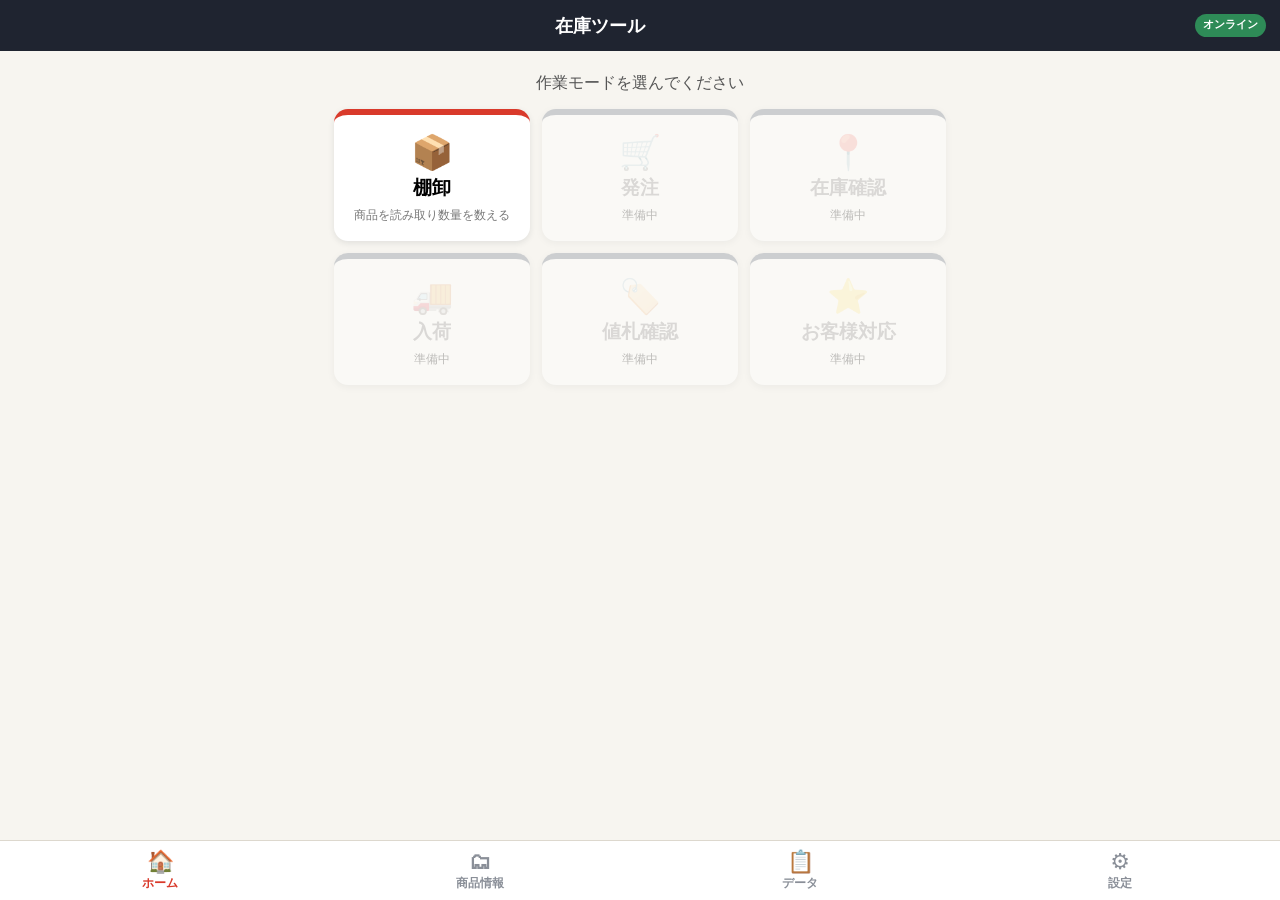
<file: index.html>
<!DOCTYPE html>
<html lang="ja">
<head>
<meta charset="UTF-8">
<meta name="viewport" content="width=device-width, initial-scale=1, maximum-scale=1, user-scalable=no, viewport-fit=cover">
<meta name="theme-color" content="#1F2430">
<title>画箋堂 棚卸</title>
<link rel="manifest" href="manifest.webmanifest">
<link rel="apple-touch-icon" href="icons/icon-192.png">
<meta name="apple-mobile-web-app-capable" content="yes">
<meta name="apple-mobile-web-app-status-bar-style" content="black-translucent">
<link rel="stylesheet" href="css/style.css">
</head>
<body>

<!-- ═══ ヘッダー ═══ -->
<header id="app-header">
  <button id="btn-back" class="header-back" hidden>‹ 戻る</button>
  <h1 id="header-title">在庫ツール</h1>
  <span id="net-badge" class="net-badge online">オンライン</span>
</header>

<main id="app-main">

<!-- ═══ ホーム（モード選択ダッシュボード） ═══ -->
<section id="view-home" class="view">
  <p class="home-lead">作業モードを選んでください</p>
  <div class="mode-grid">
    <button class="mode-tile tile-tanaoroshi" data-goto="inv-start">
      <span class="tile-icon">📦</span>
      <span class="tile-name">棚卸</span>
      <span class="tile-desc">商品を読み取り数量を数える</span>
    </button>
    <button class="mode-tile tile-disabled" disabled>
      <span class="tile-icon">🛒</span>
      <span class="tile-name">発注</span>
      <span class="tile-desc">準備中</span>
    </button>
    <button class="mode-tile tile-disabled" disabled>
      <span class="tile-icon">📍</span>
      <span class="tile-name">在庫確認</span>
      <span class="tile-desc">準備中</span>
    </button>
    <button class="mode-tile tile-disabled" disabled>
      <span class="tile-icon">🚚</span>
      <span class="tile-name">入荷</span>
      <span class="tile-desc">準備中</span>
    </button>
    <button class="mode-tile tile-disabled" disabled>
      <span class="tile-icon">🏷️</span>
      <span class="tile-name">値札確認</span>
      <span class="tile-desc">準備中</span>
    </button>
    <button class="mode-tile tile-disabled" disabled>
      <span class="tile-icon">⭐</span>
      <span class="tile-name">お客様対応</span>
      <span class="tile-desc">準備中</span>
    </button>
  </div>
</section>

<!-- ═══ 棚卸：開始方法の選択 ═══ -->
<section id="view-inv-start" class="view" hidden>
  <div class="stack">
    <button class="big-btn btn-primary" data-goto="inv-new">＋ 新しく棚卸を始める</button>
    <button class="big-btn btn-secondary" data-goto="inv-select">📂 以前のデータに追加する</button>
  </div>
  <p class="hint">「新しく」は空のデータを作ります。「以前のデータ」は途中まで数えた続きから再開します。</p>
</section>

<!-- ═══ 棚卸：新規（名前入力） ═══ -->
<section id="view-inv-new" class="view" hidden>
  <label class="field-label" for="inv-name">棚卸データの名前</label>
  <input id="inv-name" class="big-input" type="text" placeholder="例）本店1F 画材 2026-07">
  <p class="hint">後から見て分かる名前にしてください（店舗・売場・日付など）。</p>
  <button id="btn-inv-create" class="big-btn btn-primary">この名前で棚卸を開始する</button>
</section>

<!-- ═══ 棚卸：既存データ選択 ═══ -->
<section id="view-inv-select" class="view" hidden>
  <p class="field-label">再開する棚卸データを選んでください</p>
  <ul id="session-list" class="card-list"></ul>
  <p id="session-empty" class="empty-msg" hidden>保存された棚卸データはまだありません。<br>「新しく棚卸を始める」から作成してください。</p>
</section>

<!-- ═══ スキャン画面 ═══ -->
<section id="view-scan" class="view view-scan" hidden>
  <div class="scan-session-bar">
    <span id="scan-session-name">—</span>
    <span id="scan-count" class="scan-count">0件</span>
  </div>
  <div id="scan-viewport" class="scan-viewport">
    <video id="scan-video" playsinline muted></video>
    <div class="scan-line"></div>
    <div class="scan-guide-top">バーコードを赤い線に合わせてください</div>
    <div class="scan-guide-bottom">画面をタップするとズーム（3段階 → 元に戻る）</div>
    <div id="zoom-badge" class="zoom-badge" hidden>×1</div>
  </div>
  <div class="stack scan-actions">
    <button id="btn-manual" class="big-btn btn-secondary">⌨️ 読み取りをスキップして手入力</button>
    <div class="row">
      <button id="btn-torch" class="big-btn btn-ghost" hidden>💡 ライト ON/OFF</button>
      <button id="btn-scan-end" class="big-btn btn-danger">棚卸を終了する</button>
    </div>
  </div>
</section>

<!-- ═══ 手入力 ═══ -->
<section id="view-manual" class="view" hidden>
  <label class="field-label" for="manual-jan">JANコードを入力</label>
  <input id="manual-jan" class="big-input mono" type="text" inputmode="numeric" pattern="[0-9]*" placeholder="4901234567894">
  <button id="btn-manual-ok" class="big-btn btn-primary">この番号で検索する</button>
</section>

<!-- ═══ 商品確認・数量入力 ═══ -->
<section id="view-confirm" class="view" hidden>
  <div id="confirm-card" class="product-card">
    <div id="confirm-status" class="product-status"></div>
    <div id="confirm-name" class="product-name">—</div>
    <!-- 販売価格（マスタ登録済みの商品のみ。税込を大きく・税抜を小さく — README設計判断#28） -->
    <div id="confirm-sell" class="product-sell" hidden>
      <span id="confirm-sell-main" class="sell-main"></span>
      <span id="confirm-sell-sub" class="sell-sub"></span>
    </div>
    <div class="product-meta">
      <span>JAN: <span id="confirm-jan" class="mono">—</span></span>
      <span id="confirm-cost">—</span>
    </div>
    <input id="confirm-newname" class="big-input" type="text" placeholder="商品名（分かれば入力・空欄でも登録可）" hidden>
    <!-- 未登録品のみ: 売価・税率・下代(すべて任意。記録は税抜 — README設計判断#21) -->
    <div id="confirm-newprice" class="np" hidden>
      <div class="np-field">
        <label class="np-label" for="np-sell">売価 <small>値札の税込価格（任意）</small></label>
        <div class="np-line">
          <input id="np-sell" class="big-input np-input" type="text" inputmode="numeric" autocomplete="off" placeholder="例）1100">
          <span id="np-sell-ex" class="np-ex" aria-live="polite"></span>
        </div>
      </div>
      <div class="np-tax" role="radiogroup" aria-label="税率">
        <span class="np-label">税率</span>
        <label class="np-pill"><input type="radio" name="np-tax" value="10" checked><span>10%</span></label>
        <label class="np-pill"><input type="radio" name="np-tax" value="8"><span>8%（軽減）</span></label>
      </div>
      <div class="np-field">
        <label class="np-label" for="np-cost">下代 <small>税込（任意）</small></label>
        <div class="np-line">
          <input id="np-cost" class="big-input np-input" type="text" inputmode="numeric" autocomplete="off" placeholder="例）770">
          <span id="np-cost-ex" class="np-ex" aria-live="polite"></span>
        </div>
      </div>
    </div>
  </div>
  <label class="field-label center">数量</label>
  <div class="qty-row">
    <button id="qty-minus" class="qty-btn">−</button>
    <input id="qty-input" class="qty-input" type="number" inputmode="numeric" min="0" step="1" value="1">
    <button id="qty-plus" class="qty-btn">＋</button>
  </div>
  <p id="confirm-dup-note" class="hint center warn" hidden></p>
  <div class="stack">
    <button id="btn-register" class="big-btn btn-primary">登録して次をスキャン</button>
    <button id="btn-confirm-cancel" class="big-btn btn-ghost">登録せずに戻る</button>
  </div>
</section>

<!-- ═══ データ確認 ═══ -->
<section id="view-data" class="view" hidden>
  <div id="data-session-picker" class="picker-row">
    <label class="field-label" for="data-session-sel">棚卸データ</label>
    <select id="data-session-sel" class="big-select"></select>
  </div>
  <div id="data-summary" class="data-summary"></div>
  <!-- 主要3ボタンは明細一覧の上に配置（多件数時に毎回下までスクロールしなくて済むように。設計判断#18） -->
  <div class="stack data-actions">
    <button id="btn-resume-scan" class="big-btn btn-secondary">📷 この棚卸の続きをスキャンする</button>
    <button id="btn-submit" class="big-btn btn-success">☁️ Webへ提出（スプレッドシート保存）</button>
    <button id="btn-csv" class="big-btn btn-warning">📄 CSV出力（ダウンロード）</button>
  </div>
  <ul id="item-list" class="card-list"></ul>
  <p id="item-empty" class="empty-msg" hidden>まだ商品が登録されていません。</p>
  <!-- 削除は破壊的操作のため、誤タップを避けて一覧の下に据え置き -->
  <div class="stack">
    <button id="btn-del-session" class="big-btn btn-ghost danger-text">この棚卸データを削除する</button>
  </div>
</section>

<!-- ═══ 商品情報（マスタ管理） ═══ -->
<section id="view-products" class="view" hidden>
  <div class="master-status">
    <span>商品マスタ：<strong id="master-count">0</strong> 件</span>
    <span id="master-updated" class="sub"></span>
  </div>
  <input id="product-search" class="big-input" type="search" placeholder="🔍 商品名・JANで検索">
  <ul id="product-list" class="card-list"></ul>
  <div class="stack">
    <button id="btn-sync-products" class="big-btn btn-primary">☁️ スプレッドシートから同期</button>
    <p class="hint">商品マスタの正はスプレッドシートです。更新されたら同期を押してください（端末のマスタは全件入れ替わります）。<strong>棚卸の当日に全員で一斉に同期すると混雑で失敗しやすいので、前日までに同期しておいてください。</strong>CSV取り込みは通信できないときの予備で、既存マスタに追加・上書きします。</p>
    <label class="big-btn btn-secondary file-btn">
      📥 CSVから取り込む（予備）
      <input id="csv-file" type="file" accept=".csv,text/csv" hidden>
    </label>
    <button id="btn-product-add" class="big-btn btn-ghost">＋ 商品を1件ずつ登録する</button>
  </div>
</section>

<!-- ═══ CSV列の対応付け ═══ -->
<section id="view-csvmap" class="view" hidden>
  <p class="field-label">CSVの列とデータの対応を確認してください</p>
  <div class="map-row"><label>JANコード</label><select id="map-jan" class="big-select"></select></div>
  <div class="map-row"><label>商品名</label><select id="map-name" class="big-select"></select></div>
  <div class="map-row"><label>原価（任意）</label><select id="map-cost" class="big-select"></select></div>
  <div class="map-row"><label>販売価格（任意）</label><select id="map-sell" class="big-select"></select></div>
  <p id="csv-taxcols" class="hint"></p>
  <div id="csv-preview" class="csv-preview"></div>
  <button id="btn-csv-import" class="big-btn btn-primary">この設定で取り込む</button>
</section>

<!-- ═══ 商品1件登録 ═══ -->
<section id="view-product-add" class="view" hidden>
  <label class="field-label" for="padd-jan">JANコード<span class="req">必須</span></label>
  <input id="padd-jan" class="big-input mono" type="text" inputmode="numeric" placeholder="4901234567894" required aria-required="true">
  <label class="field-label" for="padd-name">商品名<span class="req">必須</span></label>
  <input id="padd-name" class="big-input" type="text" placeholder="ホルベイン 透明水彩 12色" required aria-required="true">
  <label class="field-label" for="padd-cost">原価（任意）</label>
  <input id="padd-cost" class="big-input" type="number" inputmode="numeric" placeholder="1155">
  <label class="field-label" for="padd-sell">販売価格 <small>値札の税込価格（任意）</small></label>
  <input id="padd-sell" class="big-input" type="text" inputmode="numeric" autocomplete="off" placeholder="例）1650">
  <p class="hint">JANコードと商品名の両方を入力すると、登録ボタンが押せるようになります。</p>
  <button id="btn-padd-save" class="big-btn btn-primary" disabled>商品マスタに登録する</button>
</section>

<!-- ═══ 設定 ═══ -->
<section id="view-settings" class="view" hidden>
  <!-- iPhone・iPadのSafariで設定リンクを開いたときだけ出す(ホーム画面のアプリへ渡すため。README設計判断#32) -->
  <div id="ios-copy-box" class="setup-box ios-copy-box" hidden>
    <p class="field-label">ホーム画面のアプリを使っている方へ（iPhone・iPad）</p>
    <p class="hint">この画面（Safari）には設定が入りました。<b>ホーム画面のアプリ</b>にも設定するには、下のボタンでリンクをコピーしてください。</p>
    <button id="btn-ios-copy" class="big-btn btn-secondary">📋 ホーム画面のアプリ用に設定リンクをコピー</button>
    <p id="ios-copy-done" class="hint done" hidden>コピーしました。<b>ホーム画面のアプリ</b>を開き、「設定」→「📋 設定リンクを貼り付けて設定する」に貼り付けてください。</p>
  </div>

  <label class="field-label" for="set-staff">担当者名（提出データに記録されます）</label>
  <input id="set-staff" class="big-input" type="text" placeholder="山本">
  <label class="field-label" for="set-location">拠点（提出先の店舗）</label>
  <select id="set-location" class="big-select"></select>
  <label class="field-label" for="set-gas">提出先URL（GAS WebアプリのURL）</label>
  <input id="set-gas" class="big-input mono small" type="url" placeholder="https://script.google.com/macros/s/…/exec">
  <label class="field-label" for="set-token">提出用トークン</label>
  <div class="row token-row">
    <input id="set-token" class="big-input mono masked" type="text" autocomplete="off" autocorrect="off" autocapitalize="off" spellcheck="false" placeholder="設定シートと同じ値">
    <button id="btn-token-show" class="big-btn btn-ghost token-show" type="button" aria-pressed="false">表示</button>
  </div>
  <button id="btn-set-save" class="big-btn btn-primary">設定を保存する</button>
  <button id="btn-set-test" class="big-btn btn-ghost">接続テスト</button>

  <!-- 設定リンクの貼り付け（iPhoneのホーム画面のアプリ等、リンクを開いても設定が入らない端末向け。README設計判断#31） -->
  <button id="btn-paste-link" class="big-btn btn-ghost">📋 設定リンクを貼り付けて設定する</button>
  <div id="paste-link-box" class="setup-box" hidden>
    <p class="hint">管理者から受け取った<b>設定リンク</b>（店舗のQRコードのリンク）を下の欄に貼り付けて、「適用する」を押してください。提出先URL・トークン・拠点が入ります（担当者名・棚卸データ・商品マスタはそのまま）。<strong>貼り付けた内容は、押した時点で欄から消えます。</strong></p>
    <label class="field-label" for="set-paste-link">設定リンク</label>
    <input id="set-paste-link" class="big-input mono small masked" type="text" autocomplete="off" autocorrect="off" autocapitalize="off" spellcheck="false" placeholder="ここを長押しして貼り付け">
    <div class="row">
      <button id="btn-paste-apply" class="big-btn btn-primary">適用する</button>
      <button id="btn-paste-cancel" class="big-btn btn-ghost">やめる</button>
    </div>
  </div>
  <!-- 設定リンクを適用した後、クリップボードの上書きが拒否されたときだけ出す(README設計判断#34) -->
  <div id="clip-clear-box" class="setup-box clip-clear-box" hidden>
    <p class="hint"><b>クリップボードに設定リンクが残っているかもしれません。</b>下のボタンで消してください。消せないときは、「担当者名」の欄を長押し →「すべてを選択」→「コピー」で上書きします。</p>
    <button id="btn-clip-clear" class="big-btn btn-secondary">📋 クリップボードを消す</button>
  </div>

  <!-- 配布用の設定リンク（管理者が複数端末を設定するとき） -->
  <div id="setup-link-box" class="setup-box" hidden>
    <p class="field-label">配布用の設定リンクを作る</p>
    <p class="hint">先に提出先URL・トークンを保存してください。拠点ごとのリンクを各端末で開くと、URL・トークン・拠点が自動で入ります。<strong>トークンを含むので社内限りで扱ってください。</strong></p>
    <div id="setup-link-list"></div>
  </div>
  <button id="btn-setup-links" class="big-btn btn-ghost">🔗 配布用の設定リンクを作る</button>

  <!-- エラーの記録（同期・提出・接続テスト。README設計判断#25） -->
  <button id="btn-errlog" class="big-btn btn-ghost">📝 エラーの記録（<span id="errlog-count">0</span>件）</button>
  <div id="errlog-box" class="setup-box" hidden>
    <p class="hint">同期・提出・接続テストで起きたエラーを、この端末に新しい順で最大30件残しています。うまくいかなかったときは「記録をコピー」を押して、管理者に送ってください。</p>
    <p id="errlog-empty" class="hint">記録はありません。</p>
    <ul id="errlog-list" class="errlog-list"></ul>
    <div class="row">
      <button id="btn-errlog-copy" class="big-btn btn-secondary">記録をコピー</button>
      <button id="btn-errlog-clear" class="big-btn btn-ghost danger-text">記録を消す</button>
    </div>
  </div>

  <p class="hint">アプリのバージョン: <span id="app-version"></span></p>
</section>

</main>

<!-- ═══ 下部タブ ═══ -->
<nav id="tab-bar">
  <button class="tab active" data-tab="home"><span class="tab-icon">🏠</span>ホーム</button>
  <button class="tab" data-tab="products"><span class="tab-icon">🗂</span>商品情報</button>
  <button class="tab" data-tab="data"><span class="tab-icon">📋</span>データ</button>
  <button class="tab" data-tab="settings"><span class="tab-icon">⚙️</span>設定</button>
</nav>

<!-- ═══ トースト・スピナー ═══ -->
<div id="toast" class="toast" hidden></div>
<div id="spinner" class="spinner-overlay" hidden><div class="spinner"></div><p id="spinner-msg">処理中…</p></div>

<script src="js/zxing.min.js"></script>
<script src="js/db.js"></script>
<script src="js/scanner.js"></script>
<script src="js/app.js"></script>
</body>
</html>
</file>
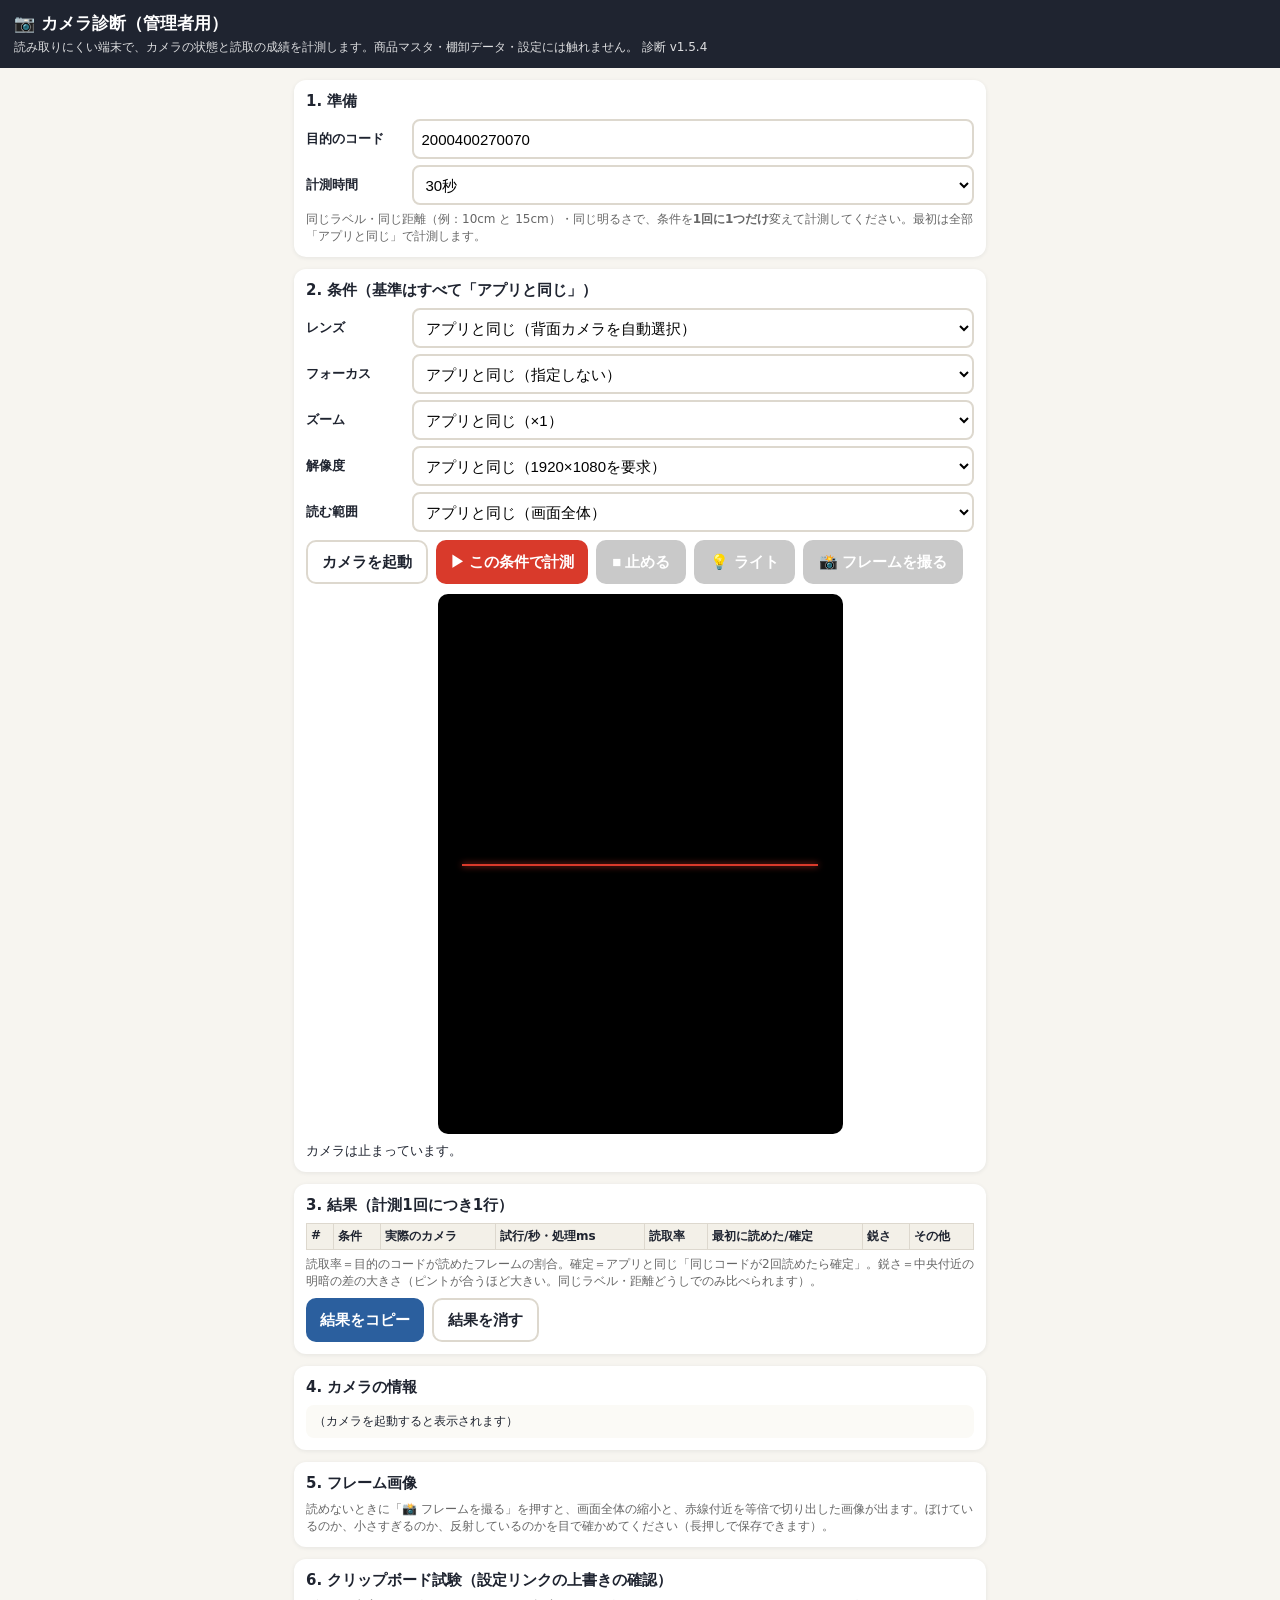
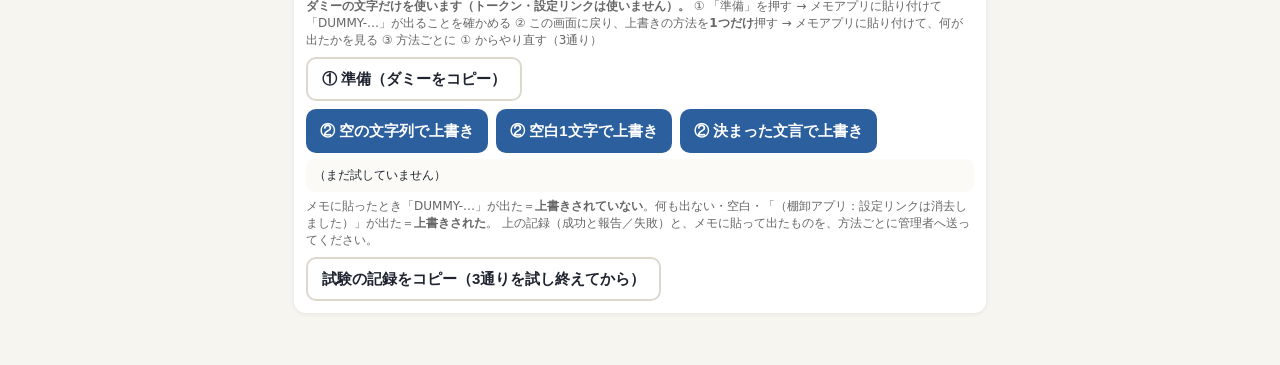
<file: diag.html>
<!DOCTYPE html>
<html lang="ja">
<head>
<meta charset="UTF-8">
<meta name="viewport" content="width=device-width, initial-scale=1, viewport-fit=cover">
<meta name="robots" content="noindex">
<title>カメラ診断（管理者用）｜画箋堂 棚卸</title>
<!--
  カメラ診断ページ(管理者用 — README設計判断#27 / 不具合ログ#5)。
  アプリ本体とは別ファイル。画面からはリンクしない。商品マスタ・棚卸データ・設定には一切触れない。
  デコード手順は js/scanner.js と同じ。scanner.js を変えたら js/diag.js の「現行と同じ」も合わせること。
-->
<style>
  :root{ --sumi:#1F2430; --kinari:#F7F5F0; --shu:#D93A2B; --ai:#2B5F9E; --wakaba:#2E8B57; --yamabuki:#E8A020; --line:#DDD8CE; }
  *{ box-sizing:border-box; }
  body{ margin:0; font-family:"Hiragino Sans","Noto Sans JP",system-ui,sans-serif; background:var(--kinari); color:var(--sumi); font-size:15px; }
  header{ background:var(--sumi); color:#fff; padding:12px 14px; }
  header h1{ margin:0; font-size:17px; }
  header p{ margin:4px 0 0; font-size:12px; opacity:.85; }
  main{ padding:12px 14px 40px; max-width:720px; margin:0 auto; }
  section{ background:#fff; border-radius:12px; padding:12px; margin-bottom:12px; box-shadow:0 1px 4px rgba(31,36,48,.08); }
  h2{ font-size:15px; margin:0 0 8px; }
  label.row{ display:flex; align-items:center; gap:8px; margin:6px 0; }
  label.row > span{ flex:0 0 7.5em; font-weight:700; font-size:13px; }
  select, input[type=text]{ flex:1; min-height:40px; font-size:15px; border:2px solid var(--line); border-radius:8px; padding:4px 8px; background:#fff; }
  .btns{ display:flex; flex-wrap:wrap; gap:8px; margin-top:8px; }
  button{ min-height:44px; padding:0 14px; border:none; border-radius:10px; font-size:15px; font-weight:700; cursor:pointer; background:var(--ai); color:#fff; }
  button.ghost{ background:#fff; color:var(--sumi); border:2px solid var(--line); }
  button.go{ background:var(--shu); }
  button:disabled{ background:#C9C9C9; color:#fff; border-color:#C9C9C9; }
  .note{ font-size:12px; color:#666; margin:6px 0 0; }
  .warn{ color:#B26A00; font-weight:700; }
  .err{ color:#C0392B; font-weight:700; }
  .viewport{ position:relative; background:#000; border-radius:10px; overflow:hidden; aspect-ratio:3/4; max-height:60vh; margin:0 auto; }
  .viewport video{ width:100%; height:100%; object-fit:cover; display:block; }
  .viewport .line{ position:absolute; left:6%; right:6%; top:50%; height:2px; background:var(--shu); box-shadow:0 0 6px var(--shu); }
  .viewport .roi{ position:absolute; left:0; right:0; top:35%; height:30%; border:2px dashed var(--yamabuki); display:none; }
  .viewport.roi-on .roi{ display:block; }
  #live{ font-family:ui-monospace,Menlo,Consolas,monospace; font-size:13px; white-space:pre-wrap; margin:8px 0 0; }
  pre{ font-family:ui-monospace,Menlo,Consolas,monospace; font-size:12px; white-space:pre-wrap; word-break:break-all; background:#FBFAF6; border-radius:8px; padding:8px; margin:6px 0 0; max-height:320px; overflow:auto; }
  table{ border-collapse:collapse; width:100%; font-size:12px; }
  th, td{ border:1px solid var(--line); padding:4px; text-align:left; vertical-align:top; }
  th{ background:#F3F0E8; }
  .shots img{ max-width:100%; border:1px solid var(--line); border-radius:6px; display:block; margin-top:6px; }
  [hidden]{ display:none !important; }
</style>
</head>
<body>
<header>
  <h1>📷 カメラ診断（管理者用）</h1>
  <p>読み取りにくい端末で、カメラの状態と読取の成績を計測します。商品マスタ・棚卸データ・設定には触れません。 診断 v<span id="diag-ver"></span></p>
</header>
<main>

<section>
  <h2>1. 準備</h2>
  <label class="row"><span>目的のコード</span><input id="target" type="text" inputmode="numeric" value="2000400270070"></label>
  <label class="row"><span>計測時間</span>
    <select id="dur"><option value="15">15秒</option><option value="30" selected>30秒</option><option value="60">60秒</option></select></label>
  <p class="note">同じラベル・同じ距離（例：10cm と 15cm）・同じ明るさで、条件を<b>1回に1つだけ</b>変えて計測してください。最初は全部「アプリと同じ」で計測します。</p>
</section>

<section>
  <h2>2. 条件（基準はすべて「アプリと同じ」）</h2>
  <label class="row"><span>レンズ</span><select id="c-lens"><option value="">アプリと同じ（背面カメラを自動選択）</option></select></label>
  <label class="row"><span>フォーカス</span>
    <select id="c-focus"><option value="">アプリと同じ（指定しない）</option><option value="continuous">連続（continuous）</option><option value="single-shot">単発（single-shot）</option></select></label>
  <label class="row"><span>ズーム</span>
    <select id="c-zoom"><option value="">アプリと同じ（×1）</option><option value="1.5">ハードウェア ×1.5</option><option value="2">ハードウェア ×2</option><option value="3">ハードウェア ×3</option></select></label>
  <label class="row"><span>解像度</span>
    <select id="c-res"><option value="1920x1080">アプリと同じ（1920×1080を要求）</option><option value="2560x1440">2560×1440を要求</option><option value="3840x2160">3840×2160を要求</option></select></label>
  <label class="row"><span>読む範囲</span>
    <select id="c-roi"><option value="">アプリと同じ（画面全体）</option><option value="band">中央の帯だけ（高さ30%）</option></select></label>
  <p id="cond-warn" class="note warn" hidden>複数の条件を同時に変えています。どの変更が効いたか分からなくなるので、1つだけにしてください。</p>
  <div class="btns">
    <button id="b-cam" class="ghost">カメラを起動</button>
    <button id="b-run" class="go">▶ この条件で計測</button>
    <button id="b-stop" class="ghost" disabled>■ 止める</button>
    <button id="b-torch" class="ghost" disabled>💡 ライト</button>
    <button id="b-shot" class="ghost" disabled>📸 フレームを撮る</button>
  </div>
  <div class="viewport" id="vp" style="margin-top:10px;">
    <video id="v" playsinline muted></video>
    <div class="line"></div><div class="roi"></div>
  </div>
  <div id="live">カメラは止まっています。</div>
</section>

<section>
  <h2>3. 結果（計測1回につき1行）</h2>
  <div style="overflow-x:auto"><table id="res"><thead><tr>
    <th>#</th><th>条件</th><th>実際のカメラ</th><th>試行/秒・処理ms</th><th>読取率</th><th>最初に読めた/確定</th><th>鋭さ</th><th>その他</th>
  </tr></thead><tbody></tbody></table></div>
  <p class="note">読取率＝目的のコードが読めたフレームの割合。確定＝アプリと同じ「同じコードが2回読めたら確定」。鋭さ＝中央付近の明暗の差の大きさ（ピントが合うほど大きい。同じラベル・距離どうしでのみ比べられます）。</p>
  <div class="btns">
    <button id="b-copy">結果をコピー</button>
    <button id="b-clear" class="ghost">結果を消す</button>
  </div>
</section>

<section>
  <h2>4. カメラの情報</h2>
  <pre id="info">（カメラを起動すると表示されます）</pre>
</section>

<section class="shots">
  <h2>5. フレーム画像</h2>
  <p class="note">読めないときに「📸 フレームを撮る」を押すと、画面全体の縮小と、赤線付近を等倍で切り出した画像が出ます。ぼけているのか、小さすぎるのか、反射しているのかを目で確かめてください（長押しで保存できます）。</p>
  <div id="shots"></div>
</section>

<!-- クリップボード試験(README設計判断#34・不具合ログ#8)。ダミーの文字だけを使い、アプリのデータには触れない -->
<section id="cb">
  <h2>6. クリップボード試験（設定リンクの上書きの確認）</h2>
  <p class="note"><b>ダミーの文字だけを使います（トークン・設定リンクは使いません）。</b>
    ① 「準備」を押す → メモアプリに貼り付けて「DUMMY-…」が出ることを確かめる
    ② この画面に戻り、上書きの方法を<b>1つだけ</b>押す → メモアプリに貼り付けて、何が出たかを見る
    ③ 方法ごとに ① からやり直す（3通り）</p>
  <div class="btns"><button id="cb-prep" class="ghost">① 準備（ダミーをコピー）</button></div>
  <div class="btns">
    <button class="cb-try" data-cb="empty">② 空の文字列で上書き</button>
    <button class="cb-try" data-cb="space">② 空白1文字で上書き</button>
    <button class="cb-try" data-cb="text">② 決まった文言で上書き</button>
  </div>
  <pre id="cb-log">（まだ試していません）</pre>
  <p class="note">メモに貼ったとき「DUMMY-…」が出た＝<b>上書きされていない</b>。何も出ない・空白・「（棚卸アプリ：設定リンクは消去しました）」が出た＝<b>上書きされた</b>。
    上の記録（成功と報告／失敗）と、メモに貼って出たものを、方法ごとに管理者へ送ってください。</p>
  <div class="btns"><button id="cb-copylog" class="ghost">試験の記録をコピー（3通りを試し終えてから）</button></div>
</section>

</main>
<script src="js/zxing.min.js"></script>
<script src="js/diag.js"></script>
</body>
</html>
</file>
<file: css/style.css>
/* ============================================================
   画箋堂 棚卸 PWA — スタイル
   パレット: 墨 #1F2430 / 生成り #F7F5F0 / 朱 #D93A2B
            藍 #2B5F9E / 若葉 #2E8B57 / 山吹 #E8A020
   方針: 売場で片手操作できる大きなボタン・高コントラスト
   ============================================================ */
:root{
  --sumi:#1F2430; --kinari:#F7F5F0; --shu:#D93A2B; --ai:#2B5F9E;
  --wakaba:#2E8B57; --yamabuki:#E8A020; --hai:#9AA0AA; --line:#DDD8CE;
  --radius:14px;
  --safe-b:env(safe-area-inset-bottom,0px);
}
*{box-sizing:border-box; -webkit-tap-highlight-color:transparent;}
/* hidden属性の強制。.spinner-overlay/.big-btn 等の display 指定はブラウザ標準の
   [hidden]{display:none} より優先されるため、!important で順序・詳細度に依存させない
   （詳細度は [hidden] も .big-btn も 0,1,0 で同値。README 不具合ログ#1） */
[hidden]{display:none !important;}
html,body{margin:0; padding:0; height:100%;}
body{
  font-family:"Hiragino Sans","Hiragino Kaku Gothic ProN","Noto Sans JP",system-ui,sans-serif;
  background:var(--kinari); color:var(--sumi);
  display:flex; flex-direction:column; min-height:100dvh;
  font-size:16px; line-height:1.5;
}
.mono{font-family:"SF Mono",Menlo,Consolas,monospace; letter-spacing:.02em;}

/* ── ヘッダー ── */
#app-header{
  position:sticky; top:0; z-index:20;
  background:var(--sumi); color:#fff;
  display:flex; align-items:center; gap:10px;
  padding:calc(env(safe-area-inset-top,0px) + 12px) 14px 12px;
}
#header-title{font-size:18px; font-weight:700; margin:0; flex:1; text-align:center;}
.header-back{
  background:none; border:none; color:#fff; font-size:16px; font-weight:600;
  padding:6px 4px; min-width:64px; text-align:left;
}
#app-header:not(:has(.header-back:not([hidden]))) #header-title{padding-left:0;}
.net-badge{font-size:11px; padding:3px 8px; border-radius:99px; font-weight:700; min-width:64px; text-align:center;}
.net-badge.online{background:var(--wakaba); color:#fff;}
.net-badge.offline{background:var(--yamabuki); color:#fff;}

/* ── メイン ── */
#app-main{flex:1; padding:16px 14px calc(88px + var(--safe-b)); max-width:640px; width:100%; margin:0 auto;}
.view[hidden]{display:none;}

.home-lead{text-align:center; color:#555; margin:4px 0 14px;}

/* ── モードタイル ── */
.mode-grid{display:grid; grid-template-columns:1fr 1fr; gap:12px;}
.mode-tile{
  border:none; border-radius:var(--radius); padding:20px 12px 16px;
  background:#fff; box-shadow:0 2px 6px rgba(31,36,48,.10);
  display:flex; flex-direction:column; align-items:center; gap:6px;
  font-family:inherit; cursor:pointer; min-height:132px;
  border-top:6px solid var(--hai);
}
.tile-tanaoroshi{border-top-color:var(--shu);}
.mode-tile:active{transform:scale(.97);}
.tile-icon{font-size:34px; line-height:1;}
.tile-name{font-size:19px; font-weight:800;}
.tile-desc{font-size:12px; color:#777; text-align:center;}
.tile-disabled{opacity:.45; cursor:default;}
.tile-disabled:active{transform:none;}

/* ── 汎用ボタン ── */
.stack{display:flex; flex-direction:column; gap:12px; margin-top:8px;}
.row{display:flex; gap:12px;}
.row>.big-btn{flex:1;}
.big-btn{
  display:flex; align-items:center; justify-content:center; gap:6px;
  width:100%; min-height:60px; padding:14px 16px;
  border:none; border-radius:var(--radius);
  font-family:inherit; font-size:17px; font-weight:700; cursor:pointer;
  box-shadow:0 2px 5px rgba(31,36,48,.12);
}
.big-btn:active{transform:scale(.98);}
.btn-primary{background:var(--shu); color:#fff;}
.btn-secondary{background:var(--ai); color:#fff;}
.btn-success{background:var(--wakaba); color:#fff;}
.btn-warning{background:var(--yamabuki); color:#fff;}
.btn-danger{background:#C0392B; color:#fff;}
.btn-ghost{background:#fff; color:var(--sumi); border:2px solid var(--line); box-shadow:none;}
.danger-text{color:#C0392B;}
.file-btn{position:relative;}

/* ── 入力 ── */
.field-label{display:block; font-weight:700; margin:14px 0 6px; font-size:15px;}
.field-label.center{text-align:center;}
.big-input,.big-select{
  width:100%; min-height:56px; padding:12px 14px;
  border:2px solid var(--line); border-radius:var(--radius);
  font-family:inherit; font-size:18px; background:#fff; color:var(--sumi);
}
.big-input.small{font-size:13px;}
.big-input:focus,.big-select:focus{outline:3px solid rgba(43,95,158,.4); border-color:var(--ai);}
.hint{font-size:13px; color:#777; margin:10px 2px;}
.hint.center{text-align:center;}
.hint.warn{color:#B26A00; font-weight:700;}

/* 必須項目バッジ・未入力時の登録ボタン（README設計判断#10） */
.req{
  display:inline-block; margin-left:8px; padding:2px 8px; border-radius:11px;
  background:var(--shu); color:#fff; font-size:12px; font-weight:700; vertical-align:2px;
}
/* .btn-primary 等（詳細度0,1,0）より :disabled 付き（0,2,0）が強いので確実に上書きされる */
.big-btn:disabled{background:#C9C9C9; color:#fff; box-shadow:none; cursor:not-allowed;}
.big-btn:disabled:active{transform:none;}

/* 配布用の設定リンク（README設計判断#17） */
.setup-box{background:#fff; border:2px solid var(--line); border-radius:var(--radius); padding:14px; margin:12px 0;}
/* 設定リンクの貼り付け欄は伏せ字にする(トークンを含むため。README設計判断#31) */
.masked{-webkit-text-security:disc;}
/* 提出用トークン欄と「表示」ボタン(README設計判断#33) */
.token-row{align-items:stretch;}
.token-row .big-input{flex:1; min-width:0;}
.row>.big-btn.token-show{flex:0 0 auto; width:auto; min-height:56px; padding:0 18px; font-size:15px;}
/* iPhone・iPadのSafariで設定リンクを開いたときの案内(README設計判断#32) */
.ios-copy-box{border-color:var(--ai);}
.ios-copy-box .done{font-weight:700; color:var(--wakaba);}
.setup-link-row{margin:12px 0;}
.setup-link-row .loc{font-weight:700; margin-bottom:4px;}
.setup-link-row .link{
  display:block; width:100%; box-sizing:border-box; font-family:monospace; font-size:12px;
  padding:8px; border:1px solid var(--line); border-radius:8px; background:#F7F5EF;
  word-break:break-all; -webkit-user-select:all; user-select:all;
}
.setup-link-row .copied{color:var(--wakaba); font-weight:700; font-size:12px; margin-left:8px;}

/* エラーの記録（README設計判断#25） */
#btn-errlog{margin-top:12px;}
.errlog-list{list-style:none; margin:8px 0; padding:0; display:flex; flex-direction:column; gap:8px;}
.errlog-list li{border-left:5px solid #C0392B; background:#FBFAF6; border-radius:8px; padding:8px 10px; font-size:13px;}
.errlog-list li.warn{border-left-color:var(--yamabuki);}
.errlog-list li.info{border-left-color:var(--ai);}
/* クリップボードの上書きが拒否されたときの案内(README設計判断#34) */
.clip-clear-box{border-color:var(--yamabuki);}
.errlog-head{font-weight:700; font-size:12px; color:#555;}
.errlog-msg{margin-top:2px; word-break:break-all;}
.errlog-detail{margin-top:2px; font-size:12px; color:#777; word-break:break-all;}
.empty-msg{text-align:center; color:#888; padding:32px 8px; font-size:15px;}

/* ── リスト ── */
.card-list{list-style:none; margin:12px 0; padding:0; display:flex; flex-direction:column; gap:10px;}
.card-list li{
  background:#fff; border-radius:var(--radius); padding:14px;
  box-shadow:0 1px 4px rgba(31,36,48,.08);
  display:flex; align-items:center; gap:12px;
}
.card-list li .grow{flex:1; min-width:0;}
.card-list .li-title{font-weight:700; font-size:16px; overflow:hidden; text-overflow:ellipsis;}
.card-list .li-sub{font-size:12.5px; color:#777;}
.card-list li.tappable{cursor:pointer;}
.card-list li.tappable:active{background:#FBF3EF;}
.li-qty{font-size:20px; font-weight:800; min-width:56px; text-align:right;}
.li-qty small{font-size:12px; font-weight:400; color:#777;}
.li-del{background:none; border:none; font-size:20px; color:#B84040; padding:8px;}
.li-badge{font-size:11px; font-weight:700; padding:2px 8px; border-radius:99px; background:#EEE;}
.li-badge.ok{background:#E4F2EA; color:var(--wakaba);}
.li-badge.ng{background:#FDECEA; color:var(--shu);}

/* ── スキャン画面 ── */
.view-scan{display:flex; flex-direction:column; gap:12px;}
.scan-session-bar{
  display:flex; justify-content:space-between; align-items:center;
  background:#fff; border-radius:10px; padding:8px 14px; font-weight:700;
  box-shadow:0 1px 4px rgba(31,36,48,.08);
}
.scan-count{color:var(--shu);}
.scan-viewport{
  position:relative; border-radius:var(--radius); overflow:hidden;
  background:#000; aspect-ratio:3/4; max-height:52dvh;
}
#scan-video{width:100%; height:100%; object-fit:cover; transform-origin:center center;}
.scan-line{
  position:absolute; left:4%; right:4%; top:50%; height:3px;
  background:var(--shu); box-shadow:0 0 8px rgba(217,58,43,.9);
  animation:pulse 1.6s ease-in-out infinite;
}
@keyframes pulse{0%,100%{opacity:1}50%{opacity:.45}}
@media (prefers-reduced-motion:reduce){.scan-line{animation:none;}}
.scan-guide-top,.scan-guide-bottom{
  position:absolute; left:0; right:0; text-align:center; color:#fff;
  font-size:14px; font-weight:600; text-shadow:0 1px 4px rgba(0,0,0,.9);
  padding:10px; background:linear-gradient(rgba(0,0,0,.45),transparent);
}
.scan-guide-top{top:0;}
.scan-guide-bottom{bottom:0; background:linear-gradient(transparent,rgba(0,0,0,.45));}
.zoom-badge{
  position:absolute; top:12px; right:12px; background:rgba(0,0,0,.65); color:#fff;
  font-weight:800; padding:4px 12px; border-radius:99px; font-size:15px;
}
.scan-actions{margin-top:0;}

/* ── 商品確認 ── */
.product-card{
  background:#fff; border-radius:var(--radius); padding:18px;
  box-shadow:0 2px 6px rgba(31,36,48,.10); margin-top:6px;
  border-left:6px solid var(--ai);
}
.product-card.unknown{border-left-color:var(--yamabuki);}
.product-status{font-size:12.5px; font-weight:800; margin-bottom:6px;}
.product-status.ok{color:var(--wakaba);}
.product-status.ng{color:#B26A00;}
.product-name{font-size:21px; font-weight:800; line-height:1.35; word-break:break-all;}
.product-meta{display:flex; justify-content:space-between; gap:8px; margin-top:10px; color:#666; font-size:14px; flex-wrap:wrap;}
#confirm-newname{margin-top:12px;}

/* 販売価格（README設計判断#28）。税込を大きく、税抜を小さく */
.product-sell{display:flex; align-items:baseline; flex-wrap:wrap; gap:4px 12px; margin-top:8px;}
.sell-main{font-size:22px; font-weight:800; color:var(--sumi);}
.sell-sub{font-size:13px; color:#777;}
.field-label small{font-weight:400; color:#777; font-size:12px; margin-left:4px;}

/* 未登録品の売価・税率・下代（README設計判断#21） */
.np{margin-top:14px; padding-top:12px; border-top:1px dashed var(--line);}
.np-field{margin-bottom:10px;}
.np-label{display:block; font-weight:700; font-size:14px; margin-bottom:4px;}
.np-label small{font-weight:400; color:#777; font-size:12px; margin-left:4px;}
.np-line{display:flex; align-items:center; gap:10px;}
.np-input{flex:1 1 auto; min-width:0;}
.np-ex{flex:0 0 7.5em; text-align:right; font-weight:700; font-size:15px; color:var(--ai);}
.np-ex.bad{color:#C0392B; font-size:13px;}
.np-tax{display:flex; align-items:center; gap:8px; margin-bottom:10px; flex-wrap:wrap;}
.np-tax .np-label{display:inline; margin:0 4px 0 0;}
.np-pill{position:relative;}
.np-pill input{position:absolute; opacity:0; width:1px; height:1px;}
.np-pill span{
  display:inline-flex; align-items:center; min-height:44px; padding:0 16px; border-radius:22px;
  border:2px solid var(--line); background:#fff; font-weight:700; font-size:15px; cursor:pointer;
}
.np-pill input:checked + span{background:var(--ai); border-color:var(--ai); color:#fff;}
.np-pill input:focus-visible + span{outline:3px solid var(--yamabuki); outline-offset:2px;}
.qty-row{display:flex; gap:14px; align-items:center; justify-content:center; margin:6px 0 14px;}
.qty-btn{
  width:76px; height:76px; border-radius:50%; border:none;
  background:var(--sumi); color:#fff; font-size:34px; font-weight:700; cursor:pointer;
}
.qty-btn:active{transform:scale(.94);}
.qty-input{
  width:120px; height:76px; text-align:center; font-size:34px; font-weight:800;
  border:3px solid var(--line); border-radius:var(--radius); background:#fff;
}

/* ── データ確認 ── */
.picker-row{margin-bottom:8px;}
.data-summary{
  background:#fff; border-radius:10px; padding:10px 14px; font-weight:700;
  display:flex; justify-content:space-between; box-shadow:0 1px 4px rgba(31,36,48,.08);
}
.data-actions{margin-top:16px;}

/* ── 商品マスタ ── */
.master-status{
  background:#fff; border-radius:10px; padding:12px 14px; margin-bottom:12px;
  display:flex; justify-content:space-between; align-items:baseline;
  box-shadow:0 1px 4px rgba(31,36,48,.08);
}
.master-status .sub{font-size:12px; color:#888;}
.map-row{display:flex; align-items:center; gap:10px; margin-bottom:10px;}
.map-row label{width:110px; font-weight:700; font-size:14px;}
.map-row select{flex:1;}
.csv-preview{
  background:#fff; border-radius:10px; padding:10px; margin:12px 0;
  font-size:12px; overflow-x:auto; box-shadow:0 1px 4px rgba(31,36,48,.08);
}
.csv-preview table{border-collapse:collapse; width:100%;}
.csv-preview td,.csv-preview th{border:1px solid var(--line); padding:4px 6px; white-space:nowrap;}

/* ── タブバー ── */
#tab-bar{
  position:fixed; bottom:0; left:0; right:0; z-index:20;
  background:#fff; border-top:1px solid var(--line);
  display:flex; padding-bottom:var(--safe-b);
}
.tab{
  flex:1; background:none; border:none; padding:10px 4px 8px;
  display:flex; flex-direction:column; align-items:center; gap:2px;
  font-family:inherit; font-size:12px; font-weight:700; color:#8A8F98; cursor:pointer;
}
.tab-icon{font-size:22px; line-height:1;}
.tab.active{color:var(--shu);}

/* ── トースト・スピナー ── */
.toast{
  position:fixed; left:50%; bottom:calc(100px + var(--safe-b)); transform:translateX(-50%);
  background:var(--sumi); color:#fff; padding:12px 20px; border-radius:99px;
  font-weight:700; font-size:15px; z-index:50; max-width:88%;
  box-shadow:0 4px 14px rgba(0,0,0,.3); text-align:center;
}
.toast.err{background:#C0392B;}
.spinner-overlay{
  position:fixed; inset:0; background:rgba(247,245,240,.85); z-index:60;
  display:flex; flex-direction:column; align-items:center; justify-content:center; gap:14px;
}
.spinner{
  width:52px; height:52px; border-radius:50%;
  border:6px solid var(--line); border-top-color:var(--shu);
  animation:spin 1s linear infinite;
}
@keyframes spin{to{transform:rotate(360deg)}}
#spinner-msg{font-weight:700;}

@media (min-width:600px){
  .mode-grid{grid-template-columns:repeat(3,1fr);}
  .scan-viewport{aspect-ratio:4/3;}
}
</file>
